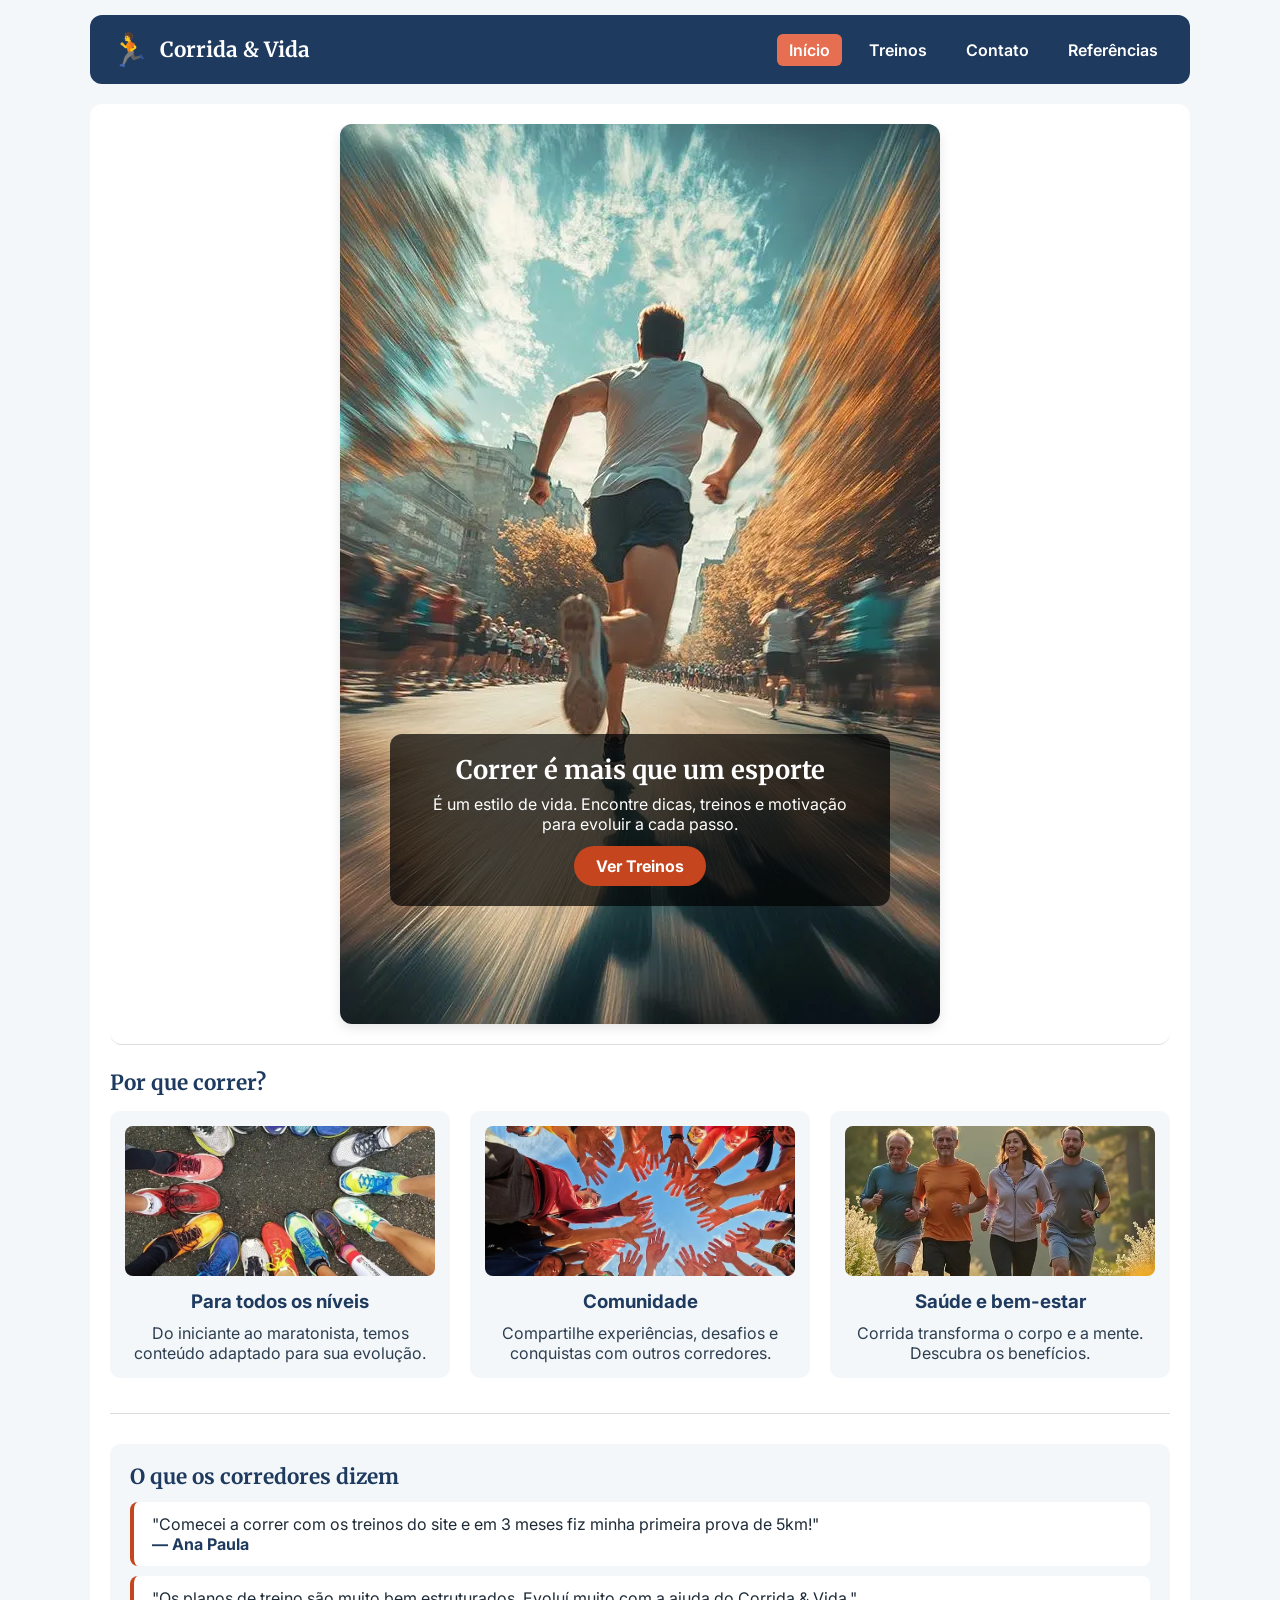
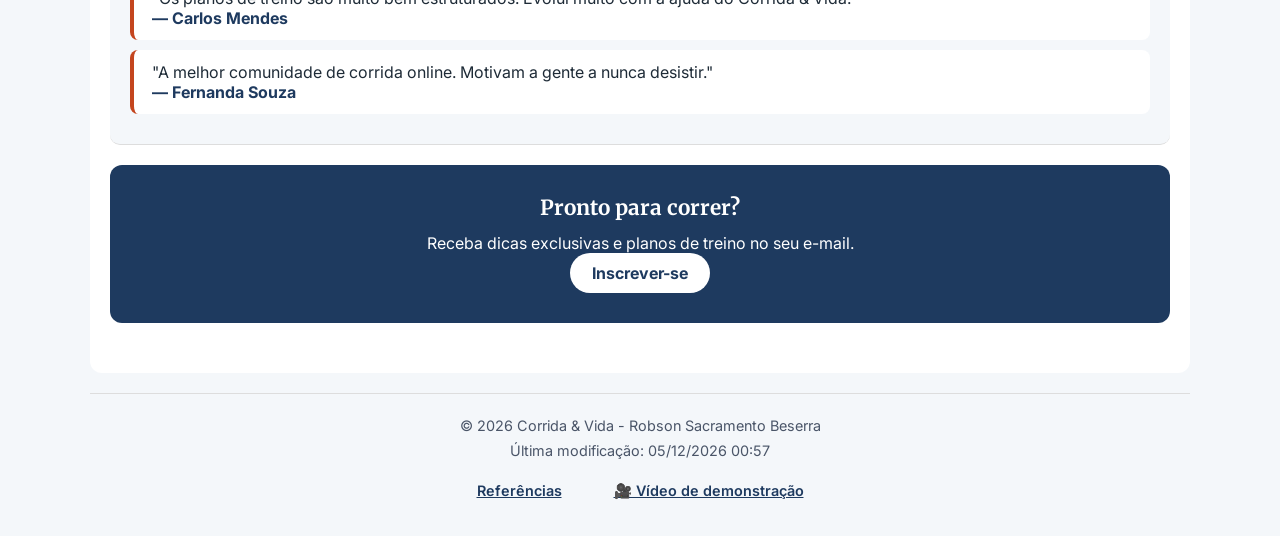
<file: final/index.html>
<!DOCTYPE html>
<html lang="pt-BR">
<head>
    <meta charset="UTF-8">
    <meta name="viewport" content="width=device-width, initial-scale=1.0">
    <title>Corrida & Vida - Página Inicial</title>
    <meta name="description" content="Corrida & Vida - Dicas, treinos e inspiração para corredores de rua de todos os níveis.">
    <meta name="author" content="Robson Sacramento Beserra">

    <!-- Open Graph / Redes Sociais -->
    <meta property="og:type" content="website">
    <meta property="og:site_name" content="Corrida & Vida">
    <meta property="og:title" content="Corrida & Vida - Início">
    <meta property="og:description" content="Correr é mais que um esporte. Encontre dicas, treinos e motivação para evoluir a cada passo.">
    <meta property="og:url" content="https://robsonsacrament.github.io/wdd231/final/index.html">
    <meta property="og:image" content="https://robsonsacrament.github.io/wdd231/final/imagens/hero.webp">
    <meta property="og:image:alt" content="Corredor de rua ao pôr do sol">
    <meta property="og:locale" content="pt_BR">

    <!-- Twitter Card -->
    <meta name="twitter:card" content="summary_large_image">
    <meta name="twitter:title" content="Corrida & Vida - Início">
    <meta name="twitter:description" content="Correr é mais que um esporte. Encontre dicas, treinos e motivação.">
    <meta name="twitter:image" content="https://robsonsacrament.github.io/wdd231/final/imagens/hero.webp">

    <!-- Favicon -->
    <link rel="apple-touch-icon" sizes="180x180" href="apple-touch-icon.png">
    <link rel="icon" type="image/png" sizes="32x32" href="favicon-32x32.png">
    <link rel="icon" type="image/png" sizes="16x16" href="favicon-16x16.png">
    <link rel="manifest" href="site.webmanifest">
    <link rel="icon" href="favicon.ico" type="image/x-icon">

    <link rel="preconnect" href="https://fonts.googleapis.com">
    <link rel="preconnect" href="https://fonts.gstatic.com" crossorigin>
    <link href="https://fonts.googleapis.com/css2?family=Inter:wght@400;600;700&family=Merriweather:wght@400;700&display=swap" rel="stylesheet">

    <link rel="stylesheet" href="estilos/style.css">
    <script type="module" src="scripts/main.js"></script>
</head>
<body>

    <header>
        <div class="logo">
            <span aria-hidden="true">🏃</span>
            <p class="logo-nome">Corrida & Vida</p>
        </div>
        <nav aria-label="Navegação principal">
            <a href="index.html" class="active">Início</a>
            <a href="treinos.html">Treinos</a>
            <a href="contato.html">Contato</a>
            <a href="referencias.html">Referências</a>
        </nav>
        <button id="menu-hamburger" aria-expanded="false" aria-label="Abrir menu">☰</button>
    </header>

    <main>
        <!-- Hero -->
        <section class="hero">
            <img src="imagens/hero.webp" alt="Corredor de rua ao pôr do sol"
                 width="600" height="900" fetchpriority="high">
            <div class="hero-content">
                <h1>Correr é mais que um esporte</h1>
                <p>É um estilo de vida. Encontre dicas, treinos e motivação para evoluir a cada passo.</p>
                <a href="treinos.html" class="btn">Ver Treinos</a>
            </div>
        </section>

        <!-- Cards -->
        <section class="cards">
            <h2>Por que correr?</h2>
            <div class="card-grid">
                <div class="card">
                    <img src="imagens/corrida1.webp" alt="Corredor em ação"
                         width="400" height="533" loading="lazy">
                    <h3>Para todos os níveis</h3>
                    <p>Do iniciante ao maratonista, temos conteúdo adaptado para sua evolução.</p>
                </div>
                <div class="card">
                    <img src="imagens/corrida2.webp" alt="Grupo de corrida"
                         width="400" height="500" loading="lazy">
                    <h3>Comunidade</h3>
                    <p>Compartilhe experiências, desafios e conquistas com outros corredores.</p>
                </div>
                <div class="card">
                    <img src="imagens/corrida3.webp" alt="Corredor feliz após treino"
                         width="400" height="500" loading="lazy">
                    <h3>Saúde e bem-estar</h3>
                    <p>Corrida transforma o corpo e a mente. Descubra os benefícios.</p>
                </div>
            </div>
        </section>

        <!-- Depoimentos -->
        <section class="depoimentos">
            <h2>O que os corredores dizem</h2>
            <div id="depoimentos"></div>
        </section>

        <!-- CTA -->
        <section class="cta">
            <h2>Pronto para correr?</h2>
            <p>Receba dicas exclusivas e planos de treino no seu e-mail.</p>
            <a href="contato.html" class="btn">Inscrever-se</a>
        </section>
    </main>

    <footer>
        <p>&copy; <span id="ano"></span> Corrida & Vida - Robson Sacramento Beserra</p>
        <p id="modificacao"></p>
        <p class="footer-links">
            <a href="referencias.html">Referências</a>
            <a href="https://www.youtube.com/@SEU_CANAL" target="_blank" rel="noopener">
                🎥 Vídeo de demonstração
            </a>
        </p>
    </footer>

</body>
</html>
</file>
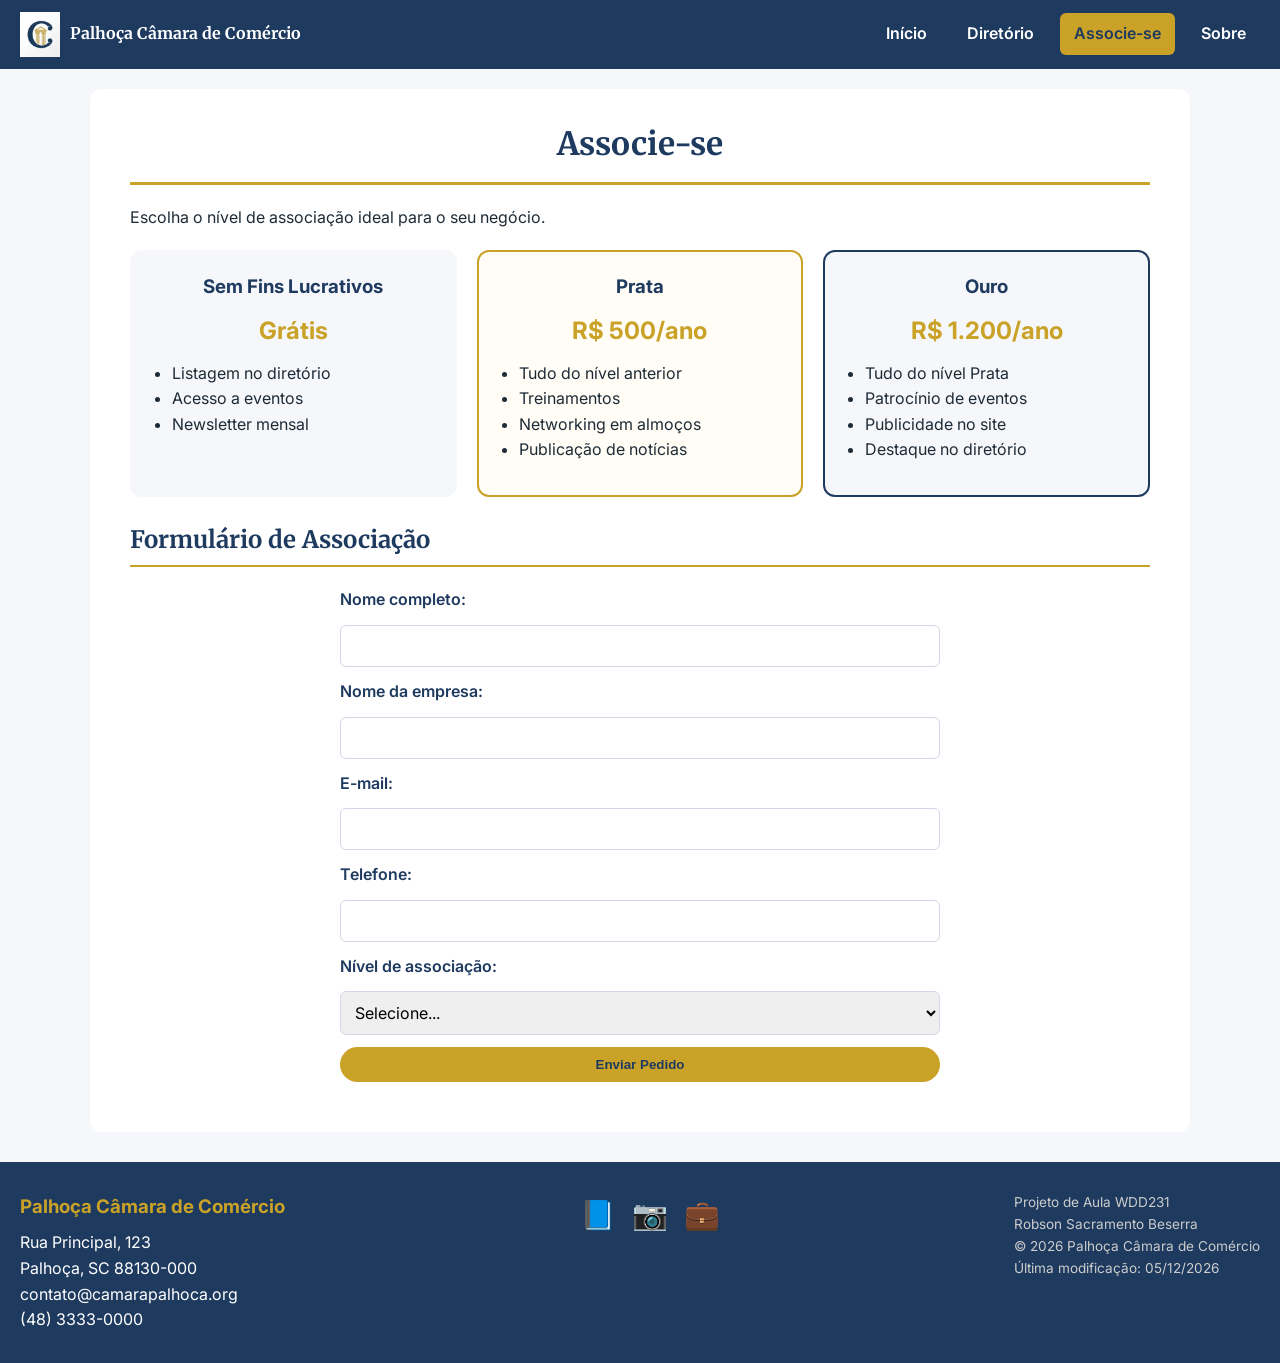
<file: camara/associe-se.html>
<!DOCTYPE html>
<html lang="pt-BR">

<head>
    <meta charset="UTF-8">
    <meta name="viewport" content="width=device-width, initial-scale=1.0">
    <title>Câmara de Comércio de Palhoça | Diretório</title>
    <meta name="description" content="Diretório de empresas associadas à Câmara de Comércio de Palhoça. Encontre comerciantes locais e fortaleça a economia da região.">
    <meta name="author" content="Robson Sacramento Beserra">

    <!-- Favicon -->
    <link rel="icon" href="imagens/favicon.ico" type="image/x-icon">

    <!-- Open Graph (para redes sociais) -->
    <meta property="og:title" content="Câmara de Comércio de Palhoça | Associe-se">
    <meta property="og:description" content="Associe-se à Câmara de Comércio de Palhoça e fortaleça seu negócio. Escolha entre os planos Sem Fins Lucrativos, Prata e Ouro.">
    <meta property="og:image" content="https://robsonsacrament.github.io/wdd231/camara/imagens/hero.webp">
    <meta property="og:url" content="https://robsonsacrament.github.io/wdd231/camara/associe-se.html">
    <meta property="og:type" content="website">

    <!-- Google Fonts -->
    <link rel="preconnect" href="https://fonts.googleapis.com">
    <link rel="preconnect" href="https://fonts.gstatic.com" crossorigin>
    <link href="https://fonts.googleapis.com/css2?family=Inter:wght@400;600;700&family=Merriweather:wght@400;700&display=swap" rel="stylesheet">

    <link rel="stylesheet" href="estilos/base.css">
    <link rel="stylesheet" href="estilos/grande.css">

    <script src="scripts/principal.js" defer></script>
    <script src="scripts/diretorio.js" defer></script>
</head>

<body>
    <header>
        <div class="logo">
            <img src="imagens/logo.png" alt="Logo da Câmara de Comércio de Palhoça">
            <span>Palhoça Câmara de Comércio</span>
        </div>
        <button id="menu-hamburger" aria-label="Abrir menu">☰</button>
        <nav id="nav-menu">
            <a href="index.html">Início</a>
            <a href="diretorio.html">Diretório</a>
            <a href="associe-se.html" class="active">Associe-se</a>
            <a href="sobre.html">Sobre</a>
        </nav>
    </header>

    <main>
        <h1>Associe-se</h1>
        <p>Escolha o nível de associação ideal para o seu negócio.</p>

        <div class="grid-3 niveis">
            <section class="nivel">
                <h3>Sem Fins Lucrativos</h3>
                <p class="preco">Grátis</p>
                <ul>
                    <li>Listagem no diretório</li>
                    <li>Acesso a eventos</li>
                    <li>Newsletter mensal</li>
                </ul>
            </section>
            <section class="nivel destaque">
                <h3>Prata</h3>
                <p class="preco">R$ 500/ano</p>
                <ul>
                    <li>Tudo do nível anterior</li>
                    <li>Treinamentos</li>
                    <li>Networking em almoços</li>
                    <li>Publicação de notícias</li>
                </ul>
            </section>
            <section class="nivel ouro">
                <h3>Ouro</h3>
                <p class="preco">R$ 1.200/ano</p>
                <ul>
                    <li>Tudo do nível Prata</li>
                    <li>Patrocínio de eventos</li>
                    <li>Publicidade no site</li>
                    <li>Destaque no diretório</li>
                </ul>
            </section>
        </div>

        <h2>Formulário de Associação</h2>
        <form id="form-associacao">
            <label for="nome">Nome completo:</label>
            <input type="text" id="nome" name="nome" required>

            <label for="empresa">Nome da empresa:</label>
            <input type="text" id="empresa" name="empresa" required>

            <label for="email">E-mail:</label>
            <input type="email" id="email" name="email" required>

            <label for="telefone">Telefone:</label>
            <input type="tel" id="telefone" name="telefone" required>

            <label for="nivel">Nível de associação:</label>
            <select id="nivel" name="nivel" required>
                <option value="">Selecione...</option>
                <option value="sem-fins">Sem Fins Lucrativos</option>
                <option value="prata">Prata</option>
                <option value="ouro">Ouro</option>
            </select>

            <button type="submit" class="btn">Enviar Pedido</button>
        </form>

        <div id="mensagem-sucesso" style="display:none;">
            <h3>✅ Pedido enviado com sucesso!</h3>
            <p>Obrigado, <span id="nome-usuario"></span>. Entraremos em contato em breve.</p>
        </div>
    </main>

    <footer>
        <div class="footer-info">
            <h3>Palhoça Câmara de Comércio</h3>
            <p>Rua Principal, 123</p>
            <p>Palhoça, SC 88130-000</p>
            <p>contato@camarapalhoca.org</p>
            <p>(48) 3333-0000</p>
        </div>
        <div class="footer-redes">
            <a href="https://facebook.com" target="_blank" aria-label="Facebook">📘</a>
            <a href="https://instagram.com" target="_blank" aria-label="Instagram">📷</a>
            <a href="https://linkedin.com" target="_blank" aria-label="LinkedIn">💼</a>
        </div>
        <div class="footer-copy">
            <p>Projeto de Aula WDD231</p>
            <p>Robson Sacramento Beserra</p>
            <p>&copy; <span id="anoatual"></span> Palhoça Câmara de Comércio</p>
            <p id="ultimaModificacao"></p>
        </div>
    </footer>
</body>

</html>
</file>
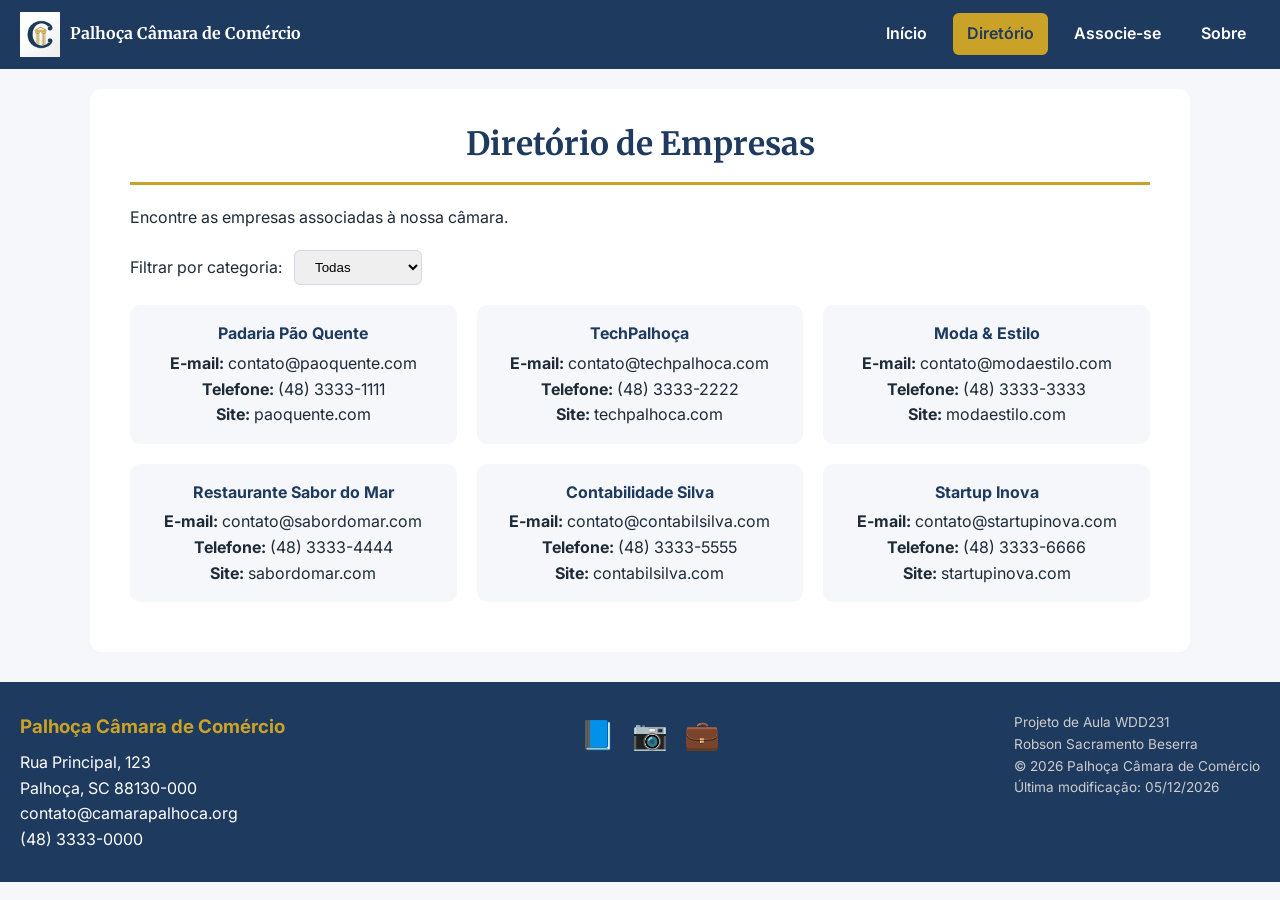
<file: camara/diretorio.html>
<!DOCTYPE html>
<html lang="pt-BR">

<head>
    <meta charset="UTF-8">
    <meta name="viewport" content="width=device-width, initial-scale=1.0">
    <title>Câmara de Comércio de Palhoça | Diretório</title>
    <meta name="description" content="Diretório de empresas associadas à Câmara de Comércio de Palhoça. Encontre comerciantes locais e fortaleça a economia da região.">
    <meta name="author" content="Robson Sacramento Beserra">

    <!-- Favicon -->
    <link rel="icon" href="imagens/favicon.ico" type="image/x-icon">

    <!-- Open Graph (para redes sociais) -->
    <meta property="og:title" content="Câmara de Comércio de Palhoça | Diretório">
    <meta property="og:description" content="Encontre as empresas associadas à Câmara de Comércio de Palhoça. Filtrar por categoria e descobrir comerciantes locais.">
    <meta property="og:image" content="https://robsonsacrament.github.io/wdd231/camara/imagens/hero.webp">
    <meta property="og:url" content="https://robsonsacrament.github.io/wdd231/camara/diretorio.html">
    <meta property="og:type" content="website">

    <!-- Google Fonts -->
    <link rel="preconnect" href="https://fonts.googleapis.com">
    <link rel="preconnect" href="https://fonts.gstatic.com" crossorigin>
    <link href="https://fonts.googleapis.com/css2?family=Inter:wght@400;600;700&family=Merriweather:wght@400;700&display=swap" rel="stylesheet">

    <link rel="stylesheet" href="estilos/base.css">
    <link rel="stylesheet" href="estilos/grande.css">

    <script src="scripts/principal.js" defer></script>
    <script src="scripts/diretorio.js" defer></script>
</head>

<body>
    <header>
        <div class="logo">
            <img src="imagens/logo.png" alt="Logo da Câmara de Comércio de Palhoça">
            <span>Palhoça Câmara de Comércio</span>
        </div>
        <button id="menu-hamburger" aria-label="Abrir menu">☰</button>
        <nav id="nav-menu">
            <a href="index.html">Início</a>
            <a href="diretorio.html" class="active">Diretório</a>
            <a href="associe-se.html">Associe-se</a>
            <a href="sobre.html">Sobre</a>
        </nav>
    </header>

    <main>
        <h1>Diretório de Empresas</h1>
        <p>Encontre as empresas associadas à nossa câmara.</p>

        <div class="filtro">
            <label for="categoria">Filtrar por categoria:</label>
            <select id="categoria">
                <option value="todas">Todas</option>
                <option value="alimentacao">Alimentação</option>
                <option value="tecnologia">Tecnologia</option>
                <option value="moda">Moda</option>
                <option value="servicos">Serviços</option>
            </select>
        </div>

        <div id="diretorio" class="grid-3"></div>
    </main>

    <footer>
        <div class="footer-info">
            <h3>Palhoça Câmara de Comércio</h3>
            <p>Rua Principal, 123</p>
            <p>Palhoça, SC 88130-000</p>
            <p>contato@camarapalhoca.org</p>
            <p>(48) 3333-0000</p>
        </div>
        <div class="footer-redes">
            <a href="https://facebook.com" target="_blank" aria-label="Facebook">📘</a>
            <a href="https://instagram.com" target="_blank" aria-label="Instagram">📷</a>
            <a href="https://linkedin.com" target="_blank" aria-label="LinkedIn">💼</a>
        </div>
        <div class="footer-copy">
            <p>Projeto de Aula WDD231</p>
            <p>Robson Sacramento Beserra</p>
            <p>&copy; <span id="anoatual"></span> Palhoça Câmara de Comércio</p>
            <p id="ultimaModificacao"></p>
        </div>
    </footer>
</body>

</html>
</file>
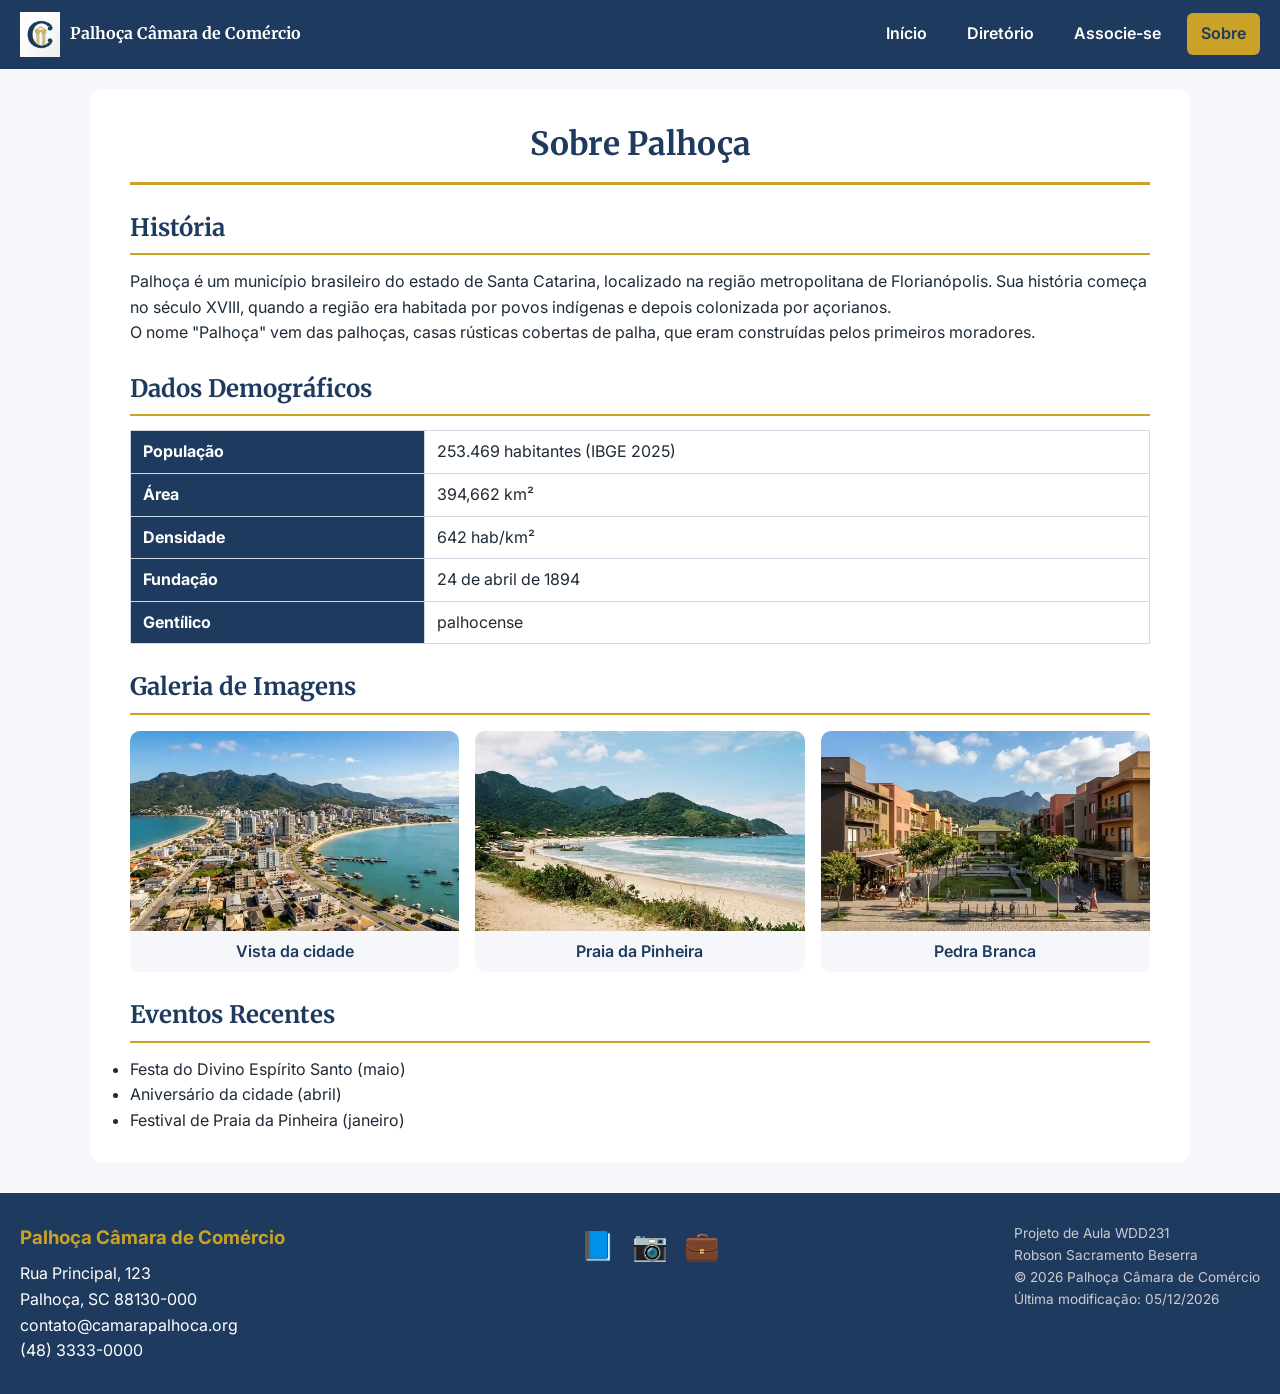
<file: camara/sobre.html>
<!DOCTYPE html>
<html lang="pt-BR">

<head>
    <meta charset="UTF-8">
    <meta name="viewport" content="width=device-width, initial-scale=1.0">
    <title>Câmara de Comércio de Palhoça | Diretório</title>
    <meta name="description" content="Diretório de empresas associadas à Câmara de Comércio de Palhoça. Encontre comerciantes locais e fortaleça a economia da região.">
    <meta name="author" content="Robson Sacramento Beserra">

    <!-- Favicon -->
    <link rel="icon" href="imagens/favicon.ico" type="image/x-icon">

    <!-- Open Graph (para redes sociais) -->
    <meta property="og:title" content="Câmara de Comércio de Palhoça | Sobre">
    <meta property="og:description" content="Conheça a história de Palhoça, seus dados demográficos e os principais eventos da cidade. Saiba mais sobre a nossa região.">
    <meta property="og:image" content="https://robsonsacrament.github.io/wdd231/camara/imagens/palhoca1.webp">
    <meta property="og:url" content="https://robsonsacrament.github.io/wdd231/camara/sobre.html">
    <meta property="og:type" content="website">

    <!-- Google Fonts -->
    <link rel="preconnect" href="https://fonts.googleapis.com">
    <link rel="preconnect" href="https://fonts.gstatic.com" crossorigin>
    <link href="https://fonts.googleapis.com/css2?family=Inter:wght@400;600;700&family=Merriweather:wght@400;700&display=swap" rel="stylesheet">

    <link rel="stylesheet" href="estilos/base.css">
    <link rel="stylesheet" href="estilos/grande.css">

    <script src="scripts/principal.js" defer></script>
    <script src="scripts/diretorio.js" defer></script>
</head>

<body>
    <header>
        <div class="logo">
            <img src="imagens/logo.png" alt="Logo da Câmara de Comércio de Palhoça">
            <span>Palhoça Câmara de Comércio</span>
        </div>
        <button id="menu-hamburger" aria-label="Abrir menu">☰</button>
        <nav id="nav-menu">
            <a href="index.html">Início</a>
            <a href="diretorio.html">Diretório</a>
            <a href="associe-se.html">Associe-se</a>
            <a href="sobre.html" class="active">Sobre</a>
        </nav>
    </header>

    <main>
        <h1>Sobre Palhoça</h1>

        <section>
            <h2>História</h2>
            <p>Palhoça é um município brasileiro do estado de Santa Catarina, localizado na região metropolitana de Florianópolis. Sua história começa no século XVIII, quando a região era habitada por povos indígenas e depois colonizada por açorianos.</p>
            <p>O nome "Palhoça" vem das palhoças, casas rústicas cobertas de palha, que eram construídas pelos primeiros moradores.</p>
        </section>

        <section>
            <h2>Dados Demográficos</h2>
            <table class="tabela-dados">
                <tr><th>População</th><td>253.469 habitantes (IBGE 2025)</td></tr>
                <tr><th>Área</th><td>394,662 km²</td></tr>
                <tr><th>Densidade</th><td>642 hab/km²</td></tr>
                <tr><th>Fundação</th><td>24 de abril de 1894</td></tr>
                <tr><th>Gentílico</th><td>palhocense</td></tr>
            </table>
        </section>

        <section>
            <h2>Galeria de Imagens</h2>
            <div class="galeria">
                <figure>
                    <img src="imagens/palhoca1.webp" alt="Vista da cidade" loading="lazy">
                    <figcaption>Vista da cidade</figcaption>
                </figure>
                <figure>
                    <img src="imagens/palhoca2.webp" alt="Praia da Pinheira" loading="lazy">
                    <figcaption>Praia da Pinheira</figcaption>
                </figure>
                <figure>
                    <img src="imagens/palhoca3.webp" alt="Pedra Branca" loading="lazy">
                    <figcaption>Pedra Branca</figcaption>
                </figure>
            </div>
        </section>

        <section>
            <h2>Eventos Recentes</h2>
            <ul>
                <li>Festa do Divino Espírito Santo (maio)</li>
                <li>Aniversário da cidade (abril)</li>
                <li>Festival de Praia da Pinheira (janeiro)</li>
            </ul>
        </section>
    </main>

    <footer>
        <div class="footer-info">
            <h3>Palhoça Câmara de Comércio</h3>
            <p>Rua Principal, 123</p>
            <p>Palhoça, SC 88130-000</p>
            <p>contato@camarapalhoca.org</p>
            <p>(48) 3333-0000</p>
        </div>
        <div class="footer-redes">
            <a href="https://facebook.com" target="_blank" aria-label="Facebook">📘</a>
            <a href="https://instagram.com" target="_blank" aria-label="Instagram">📷</a>
            <a href="https://linkedin.com" target="_blank" aria-label="LinkedIn">💼</a>
        </div>
        <div class="footer-copy">
            <p>Projeto de Aula WDD231</p>
            <p>Robson Sacramento Beserra</p>
            <p>&copy; <span id="anoatual"></span> Palhoça Câmara de Comércio</p>
            <p id="ultimaModificacao"></p>
        </div>
    </footer>
</body>

</html>
</file>
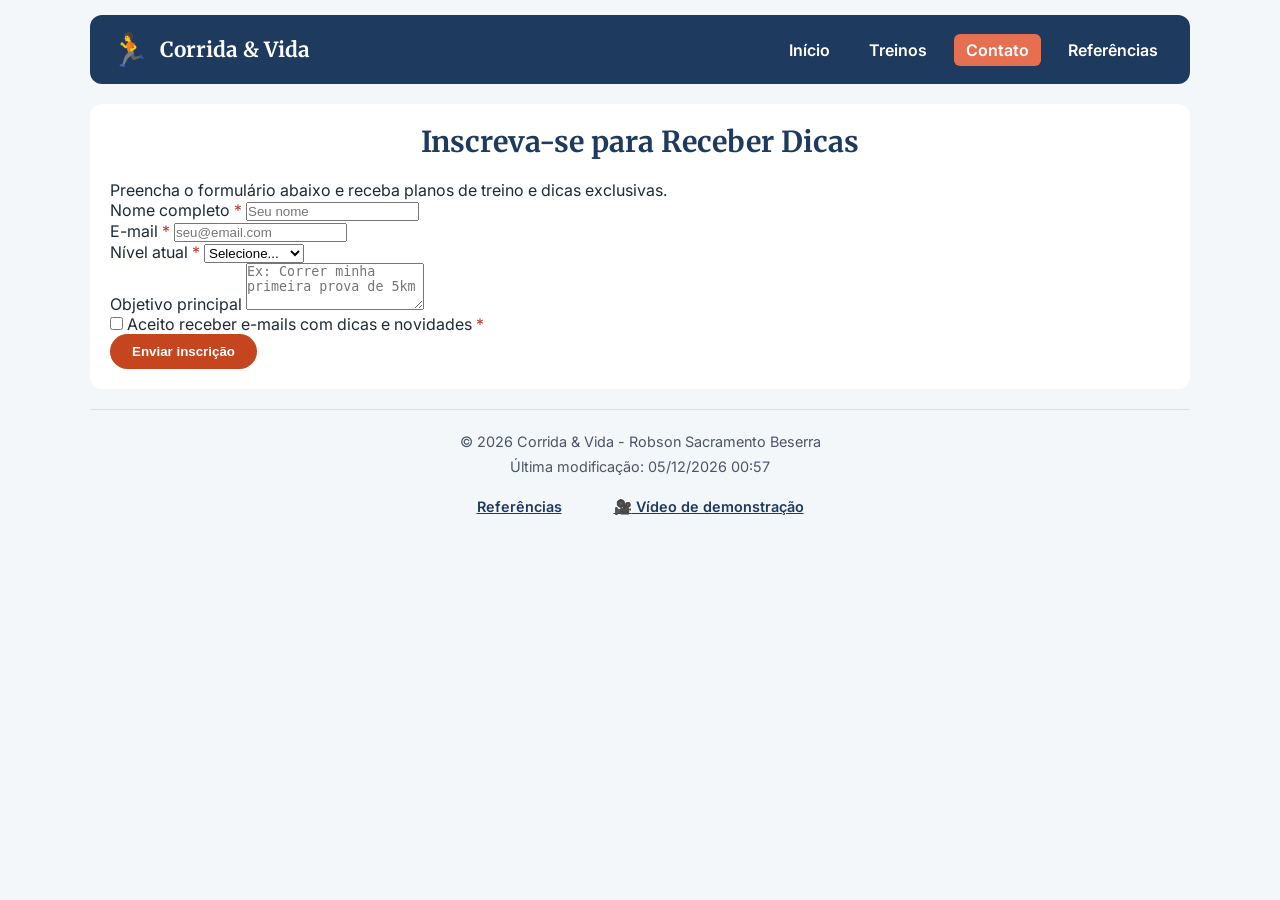
<file: final/contato.html>
<!DOCTYPE html>
<html lang="pt-BR">
<head>
    <meta charset="UTF-8">
    <meta name="viewport" content="width=device-width, initial-scale=1.0">
    <title>Corrida & Vida - Contato</title>
    <meta name="description" content="Inscreva-se para receber dicas e planos de treino de corrida.">
    <meta name="author" content="Robson Sacramento Beserra">

    <!-- Open Graph / Redes Sociais -->
    <meta property="og:type" content="website">
    <meta property="og:site_name" content="Corrida & Vida">
    <meta property="og:title" content="Corrida & Vida - Contato">
    <meta property="og:description" content="Inscreva-se para receber dicas exclusivas e planos de treino no seu e-mail.">
    <meta property="og:url" content="https://robsonsacrament.github.io/wdd231/final/contato.html">
    <meta property="og:image" content="https://robsonsacrament.github.io/wdd231/final/imagens/hero.webp">
    <meta property="og:image:alt" content="Contato Corrida & Vida">
    <meta property="og:locale" content="pt_BR">

    <!-- Twitter Card -->
    <meta name="twitter:card" content="summary_large_image">
    <meta name="twitter:title" content="Corrida & Vida - Contato">
    <meta name="twitter:description" content="Inscreva-se para receber dicas exclusivas.">
    <meta name="twitter:image" content="https://robsonsacrament.github.io/wdd231/final/imagens/hero.webp">

    <!-- Favicon -->
    <link rel="apple-touch-icon" sizes="180x180" href="apple-touch-icon.png">
    <link rel="icon" type="image/png" sizes="32x32" href="favicon-32x32.png">
    <link rel="icon" type="image/png" sizes="16x16" href="favicon-16x16.png">
    <link rel="manifest" href="site.webmanifest">
    <link rel="icon" href="favicon.ico" type="image/x-icon">

    <link rel="preconnect" href="https://fonts.googleapis.com">
    <link rel="preconnect" href="https://fonts.gstatic.com" crossorigin>
    <link href="https://fonts.googleapis.com/css2?family=Inter:wght@400;600;700&family=Merriweather:wght@400;700&display=swap" rel="stylesheet">

    <link rel="stylesheet" href="estilos/style.css">
    <script type="module" src="scripts/main.js"></script>
</head>
<body>

    <header>
        <div class="logo">
            <span aria-hidden="true">🏃</span>
            <p class="logo-nome">Corrida & Vida</p>
        </div>
        <nav id="menu-principal" aria-label="Navegação principal">
            <a href="index.html">Início</a>
            <a href="treinos.html">Treinos</a>
            <a href="contato.html" class="active">Contato</a>
            <a href="referencias.html">Referências</a>
        </nav>
        <button id="menu-hamburger" aria-expanded="false" aria-controls="menu-principal" aria-label="Abrir menu">☰</button>
    </header>

    <main>
        <h1>Inscreva-se para Receber Dicas</h1>
        <p>Preencha o formulário abaixo e receba planos de treino e dicas exclusivas.</p>

        <form id="form-contato" action="formulario-acao.html" method="get">
            <div>
                <label for="nome">Nome completo <span class="required">*</span></label>
                <input type="text" id="nome" name="nome" placeholder="Seu nome" required>
            </div>

            <div>
                <label for="email">E-mail <span class="required">*</span></label>
                <input type="email" id="email" name="email" placeholder="seu@email.com" required>
            </div>

            <div>
                <label for="nivel">Nível atual <span class="required">*</span></label>
                <select id="nivel" name="nivel" required>
                    <option value="" disabled selected>Selecione...</option>
                    <option value="iniciante">Iniciante</option>
                    <option value="intermediario">Intermediário</option>
                    <option value="avancado">Avançado</option>
                </select>
            </div>

            <div>
                <label for="objetivo">Objetivo principal</label>
                <textarea id="objetivo" name="objetivo" rows="3" placeholder="Ex: Correr minha primeira prova de 5km"></textarea>
            </div>

            <div>
                <input type="checkbox" id="termos" name="termos" required>
                <label for="termos">Aceito receber e-mails com dicas e novidades <span class="required">*</span></label>
            </div>

            <button type="submit" class="btn">Enviar inscrição</button>
        </form>

        <div id="mensagem-sucesso" hidden>
            <h2>✅ Inscrição realizada com sucesso!</h2>
            <p>Obrigado, <span id="nome-usuario"></span>! Você receberá novidades em breve.</p>
        </div>
    </main>

    <footer>
        <p>&copy; <span id="ano"></span> Corrida & Vida - Robson Sacramento Beserra</p>
        <p id="modificacao"></p>
        <p class="footer-links">
            <a href="referencias.html">Referências</a>
            <a href="https://www.youtube.com/@SEU_CANAL" target="_blank" rel="noopener">
                <span aria-hidden="true">🎥</span> Vídeo de demonstração
            </a>
        </p>
    </footer>

</body>
</html>
</file>
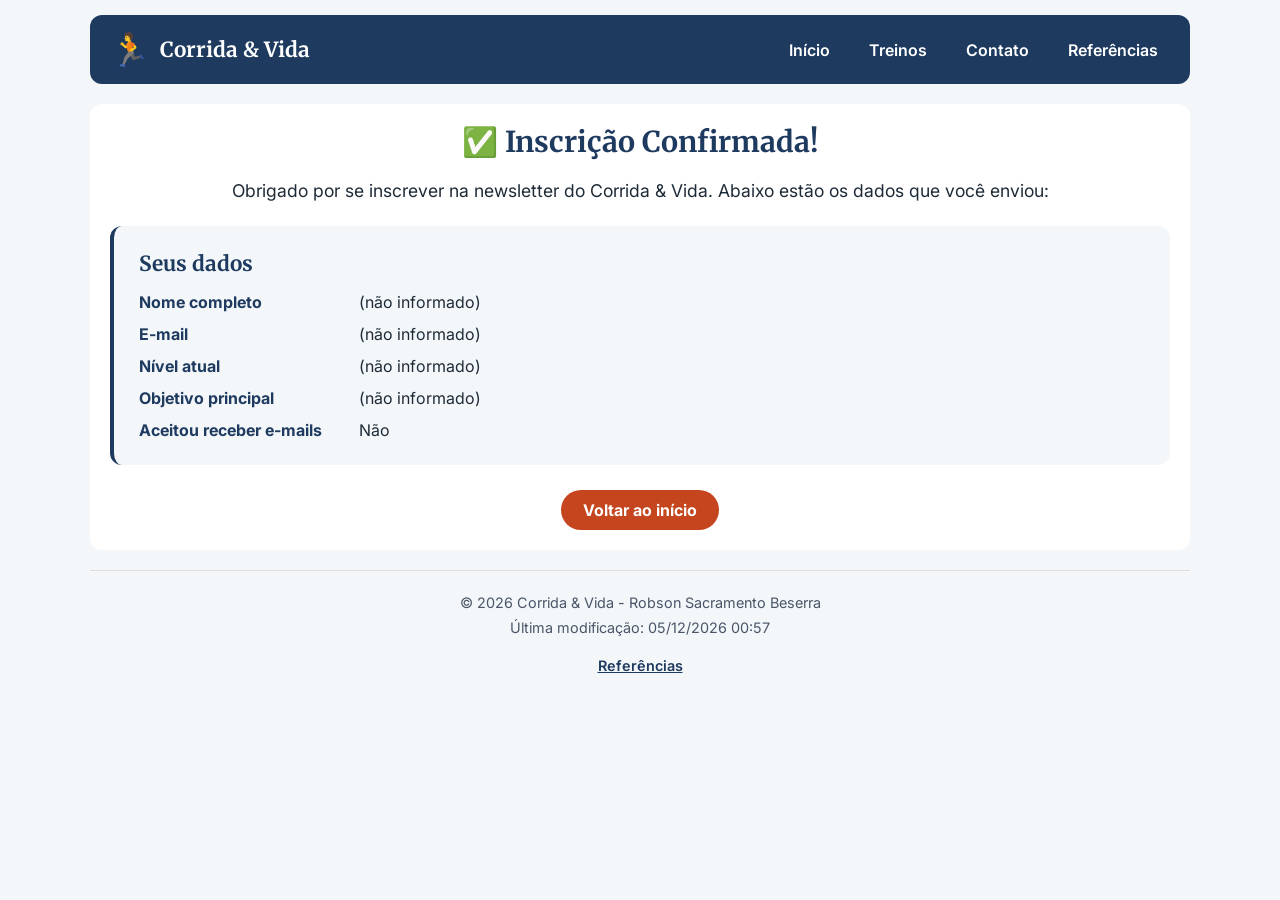
<file: final/formulario-acao.html>
<!DOCTYPE html>
<html lang="pt-BR">
<head>
    <meta charset="UTF-8">
    <meta name="viewport" content="width=device-width, initial-scale=1.0">
    <title>Corrida & Vida - Inscrição Confirmada</title>
    <meta name="description" content="Confirmação de inscrição na newsletter Corrida & Vida. Veja seus dados.">
    <meta name="author" content="Robson Sacramento Beserra">

    <!-- Open Graph / Redes Sociais -->
    <meta property="og:type" content="website">
    <meta property="og:site_name" content="Corrida & Vida">
    <meta property="og:title" content="Corrida & Vida - Inscrição Confirmada">
    <meta property="og:description" content="Obrigado por se inscrever na newsletter do Corrida & Vida.">
    <meta property="og:url" content="https://robsonsacrament.github.io/wdd231/final/formulario-acao.html">
    <meta property="og:image" content="https://robsonsacrament.github.io/wdd231/final/imagens/hero.webp">
    <meta property="og:image:alt" content="Inscrição confirmada - Corrida & Vida">
    <meta property="og:locale" content="pt_BR">

    <!-- Twitter Card -->
    <meta name="twitter:card" content="summary_large_image">
    <meta name="twitter:title" content="Corrida & Vida - Inscrição Confirmada">
    <meta name="twitter:description" content="Obrigado por se inscrever na newsletter do Corrida & Vida.">
    <meta name="twitter:image" content="https://robsonsacrament.github.io/wdd231/final/imagens/hero.webp">

    <!-- Favicon -->
    <link rel="apple-touch-icon" sizes="180x180" href="apple-touch-icon.png">
    <link rel="icon" type="image/png" sizes="32x32" href="favicon-32x32.png">
    <link rel="icon" type="image/png" sizes="16x16" href="favicon-16x16.png">
    <link rel="manifest" href="site.webmanifest">
    <link rel="icon" href="favicon.ico" type="image/x-icon">

    <link rel="preconnect" href="https://fonts.googleapis.com">
    <link rel="preconnect" href="https://fonts.gstatic.com" crossorigin>
    <link href="https://fonts.googleapis.com/css2?family=Inter:wght@400;600;700&family=Merriweather:wght@400;700&display=swap" rel="stylesheet">

    <link rel="stylesheet" href="estilos/style.css">
</head>
<body>

    <header>
        <div class="logo">
            <span>🏃</span>
            <p class="logo-nome">Corrida & Vida</p>
        </div>
        <nav>
            <a href="index.html">Início</a>
            <a href="treinos.html">Treinos</a>
            <a href="contato.html">Contato</a>
            <a href="referencias.html">Referências</a>
        </nav>
        <button id="menu-hamburger" aria-expanded="false" aria-label="Abrir menu">☰</button>
    </header>

    <main>
        <h1>✅ Inscrição Confirmada!</h1>
        <p class="sucesso-msg">Obrigado por se inscrever na newsletter do Corrida & Vida. Abaixo estão os dados que você enviou:</p>

        <section class="dados-recebidos" aria-labelledby="titulo-dados">
            <h2 id="titulo-dados">Seus dados</h2>
            <dl id="dados-form">
                <!-- Preenchido dinamicamente via JavaScript -->
            </dl>
        </section>

        <p class="voltar-container">
            <a href="index.html" class="btn">Voltar ao início</a>
        </p>
    </main>

    <footer>
        <p>&copy; <span id="ano"></span> Corrida & Vida - Robson Sacramento Beserra</p>
        <p id="modificacao"></p>
        <p><a href="referencias.html">Referências</a></p>
    </footer>

    <script>
        // ============================================
        // Lê os parâmetros da URL (form method="get")
        // e exibe os dados do formulário
        // ============================================
        const params = new URLSearchParams(window.location.search);

        // Mapeia os campos do formulário para labels amigáveis
        const campos = [
            { chave: 'nome',     label: 'Nome completo' },
            { chave: 'email',    label: 'E-mail' },
            { chave: 'nivel',    label: 'Nível atual' },
            { chave: 'objetivo', label: 'Objetivo principal' },
            { chave: 'termos',   label: 'Aceitou receber e-mails' }
        ];

        // Monta o <dl> com os dados recebidos (template literals)
        const dl = document.getElementById('dados-form');

        dl.innerHTML = campos.map(campo => {
            let valor = params.get(campo.chave);

            // Tratamento especial para campos vazios ou checkbox
            if (campo.chave === 'termos') {
                valor = valor ? 'Sim' : 'Não';
            } else if (!valor || valor.trim() === '') {
                valor = '(não informado)';
            }

            return `
                <dt>${campo.label}</dt>
                <dd>${valor}</dd>
            `;
        }).join('');

        // ============================================
        // Rodapé - Ano atual
        // ============================================
        document.getElementById('ano').textContent = new Date().getFullYear();

        // ============================================
        // Rodapé - Data de modificação
        // ============================================
        const d = new Date(document.lastModified);
        const pad = (n) => String(n).padStart(2, '0');

        document.getElementById('modificacao').textContent =
            `Última modificação: ${pad(d.getDate())}/${pad(d.getMonth() + 1)}/${d.getFullYear()} ${pad(d.getHours())}:${pad(d.getMinutes())}`;
    </script>

</body>
</html>
</file>
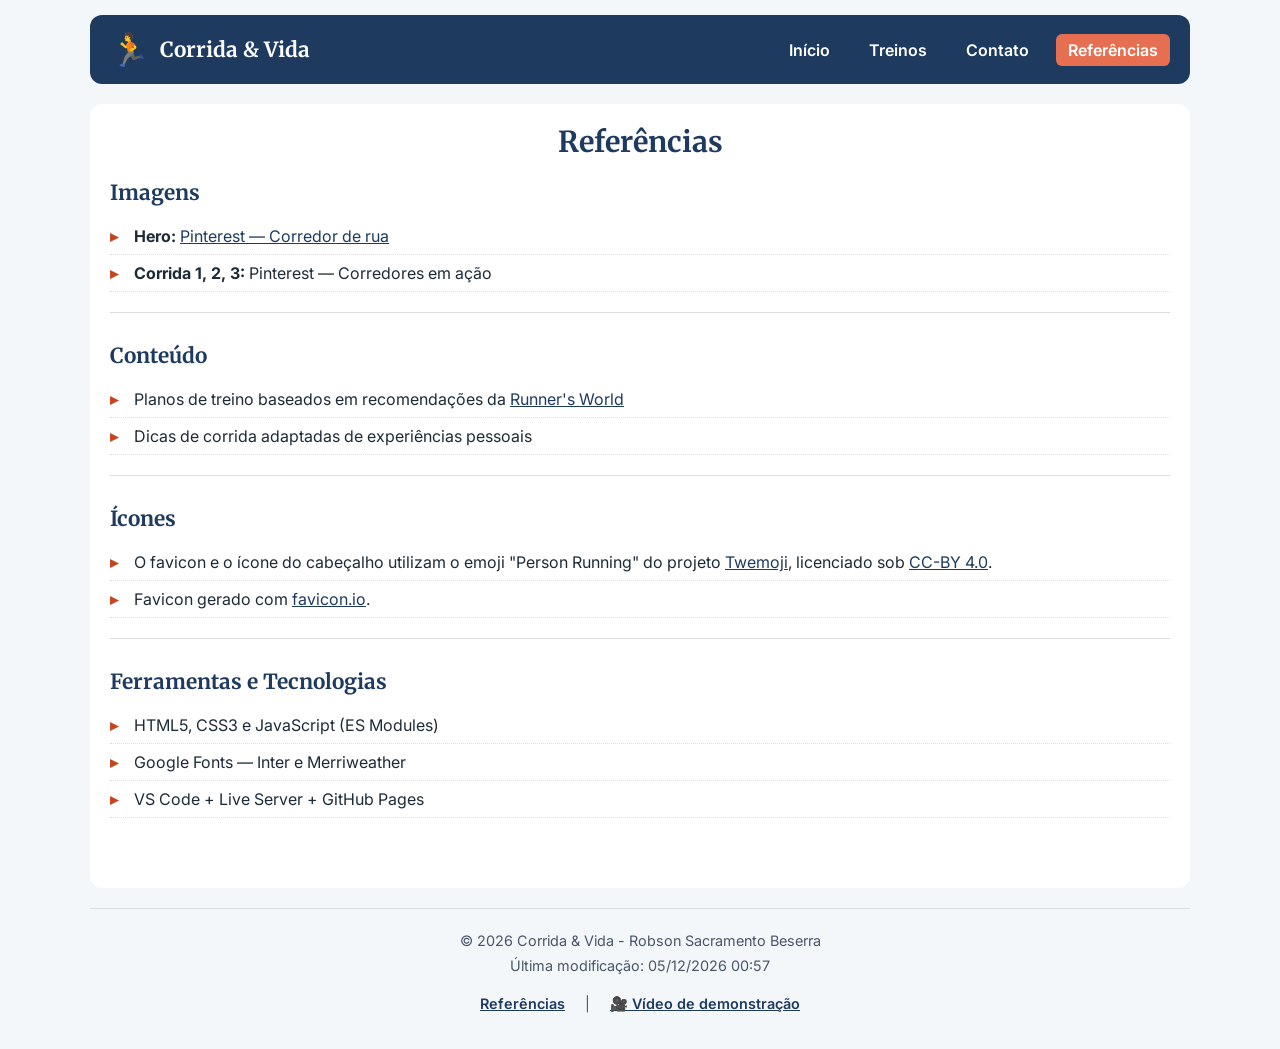
<file: final/referencias.html>
<!DOCTYPE html>
<html lang="pt-BR">
<head>
    <meta charset="UTF-8">
    <meta name="viewport" content="width=device-width, initial-scale=1.0">
    <title>Corrida & Vida - Referências</title>
    <meta name="description" content="Referências de imagens, conteúdos e atribuições usadas no site Corrida & Vida.">
    <meta name="author" content="Robson Sacramento Beserra">

    <!-- Open Graph / Redes Sociais -->
    <meta property="og:type" content="website">
    <meta property="og:site_name" content="Corrida & Vida">
    <meta property="og:title" content="Corrida & Vida - Referências">
    <meta property="og:description" content="Fontes, atribuições e créditos do site Corrida & Vida.">
    <meta property="og:url" content="https://robsonsacrament.github.io/wdd231/final/referencias.html">
    <meta property="og:image" content="https://robsonsacrament.github.io/wdd231/final/imagens/hero.webp">
    <meta property="og:image:alt" content="Referências - Corrida & Vida">
    <meta property="og:locale" content="pt_BR">

    <!-- Twitter Card -->
    <meta name="twitter:card" content="summary_large_image">
    <meta name="twitter:title" content="Corrida & Vida - Referências">
    <meta name="twitter:description" content="Fontes e atribuições do site.">
    <meta name="twitter:image" content="https://robsonsacrament.github.io/wdd231/final/imagens/hero.webp">

    <!-- Favicon -->
    <link rel="apple-touch-icon" sizes="180x180" href="apple-touch-icon.png">
    <link rel="icon" type="image/png" sizes="32x32" href="favicon-32x32.png">
    <link rel="icon" type="image/png" sizes="16x16" href="favicon-16x16.png">
    <link rel="manifest" href="site.webmanifest">
    <link rel="icon" href="favicon.ico" type="image/x-icon">

    <link rel="preconnect" href="https://fonts.googleapis.com">
    <link rel="preconnect" href="https://fonts.gstatic.com" crossorigin>
    <link href="https://fonts.googleapis.com/css2?family=Inter:wght@400;600;700&family=Merriweather:wght@400;700&display=swap" rel="stylesheet">

    <link rel="stylesheet" href="estilos/style.css">
    <script type="module" src="scripts/main.js"></script>
</head>
<body>

    <header>
        <div class="logo">
            <span>🏃</span>
            <p class="logo-nome">Corrida & Vida</p>
        </div>
        <nav>
            <a href="index.html">Início</a>
            <a href="treinos.html">Treinos</a>
            <a href="contato.html">Contato</a>
            <a href="referencias.html" class="active">Referências</a>
        </nav>
        <button id="menu-hamburger" aria-expanded="false" aria-label="Abrir menu">☰</button>
    </header>

    <main>
        <h1>Referências</h1>

        <section>
            <h2>Imagens</h2>
            <ul>
                <li>
                    <strong>Hero:</strong>
                    <a href="https://br.pinterest.com/pin/6333255724257008/" target="_blank" rel="noopener">
                        Pinterest — Corredor de rua
                    </a>
                </li>
                <li>
                    <strong>Corrida 1, 2, 3:</strong>
                    Pinterest — Corredores em ação
                </li>
            </ul>
        </section>

        <section>
            <h2>Conteúdo</h2>
            <ul>
                <li>
                    Planos de treino baseados em recomendações da
                    <a href="https://www.runnersworld.com" target="_blank" rel="noopener">Runner's World</a>
                </li>
                <li>Dicas de corrida adaptadas de experiências pessoais</li>
            </ul>
        </section>

        <section>
            <h2>Ícones</h2>
            <ul>
                <li>
                    O favicon e o ícone do cabeçalho utilizam o emoji "Person Running" do projeto
                    <a href="https://twemoji.twitter.com/" target="_blank" rel="noopener">Twemoji</a>,
                    licenciado sob
                    <a href="https://creativecommons.org/licenses/by/4.0/" target="_blank" rel="noopener">CC-BY 4.0</a>.
                </li>
                <li>
                    Favicon gerado com
                    <a href="https://favicon.io/emoji-favicons/" target="_blank" rel="noopener">favicon.io</a>.
                </li>
            </ul>
        </section>

        <section>
            <h2>Ferramentas e Tecnologias</h2>
            <ul>
                <li>HTML5, CSS3 e JavaScript (ES Modules)</li>
                <li>Google Fonts — Inter e Merriweather</li>
                <li>VS Code + Live Server + GitHub Pages</li>
            </ul>
        </section>
    </main>

    <footer>
        <p>&copy; <span id="ano"></span> Corrida & Vida - Robson Sacramento Beserra</p>
        <p id="modificacao"></p>
        <p>
            <a href="referencias.html">Referências</a> |
            <a href="https://www.youtube.com/@SEU_CANAL" target="_blank" rel="noopener">
                🎥 Vídeo de demonstração
            </a>
        </p>
    </footer>

</body>
</html>
</file>
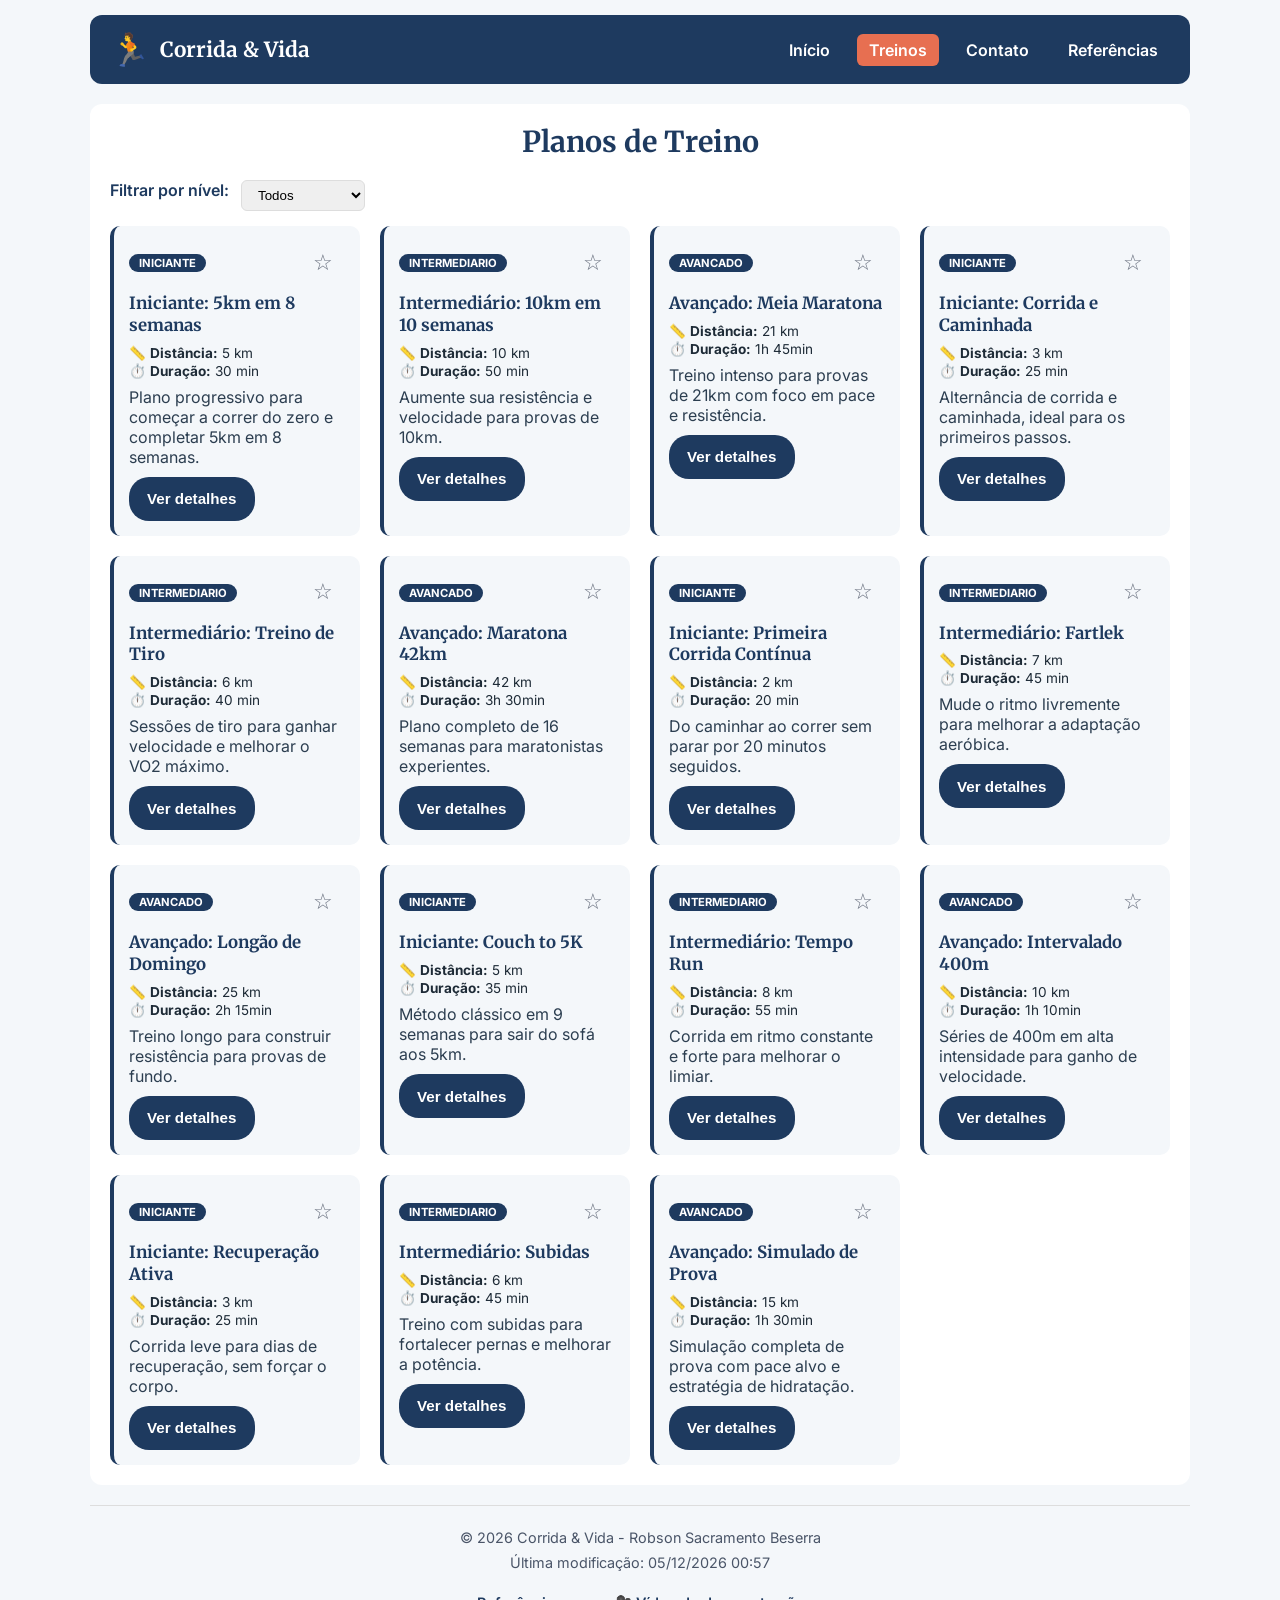
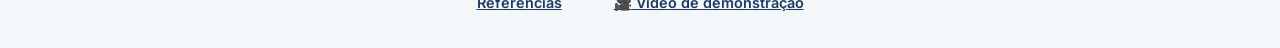
<file: final/treinos.html>
<!DOCTYPE html>
<html lang="pt-BR">
<head>
    <meta charset="UTF-8">
    <meta name="viewport" content="width=device-width, initial-scale=1.0">
    <title>Corrida & Vida - Treinos</title>
    <meta name="description" content="Planos de treino e dicas para corredores de rua de todos os níveis.">
    <meta name="author" content="Robson Sacramento Beserra">

    <!-- Open Graph / Redes Sociais -->
    <meta property="og:type" content="website">
    <meta property="og:site_name" content="Corrida & Vida">
    <meta property="og:title" content="Corrida & Vida - Treinos">
    <meta property="og:description" content="Planos de treino para todos os níveis: do iniciante ao maratonista.">
    <meta property="og:url" content="https://robsonsacrament.github.io/wdd231/final/treinos.html">
    <meta property="og:image" content="https://robsonsacrament.github.io/wdd231/final/imagens/hero.webp">
    <meta property="og:image:alt" content="Corredor em treino">
    <meta property="og:locale" content="pt_BR">

    <!-- Twitter Card -->
    <meta name="twitter:card" content="summary_large_image">
    <meta name="twitter:title" content="Corrida & Vida - Treinos">
    <meta name="twitter:description" content="Planos de treino para todos os níveis.">
    <meta name="twitter:image" content="https://robsonsacrament.github.io/wdd231/final/imagens/hero.webp">

    <!-- Favicon -->
    <link rel="apple-touch-icon" sizes="180x180" href="apple-touch-icon.png">
    <link rel="icon" type="image/png" sizes="32x32" href="favicon-32x32.png">
    <link rel="icon" type="image/png" sizes="16x16" href="favicon-16x16.png">
    <link rel="manifest" href="site.webmanifest">
    <link rel="icon" href="favicon.ico" type="image/x-icon">

    <!-- Google Fonts (carregamento assíncrono para melhorar Performance) -->
    <link rel="preconnect" href="https://fonts.googleapis.com">
    <link rel="preconnect" href="https://fonts.gstatic.com" crossorigin>
    <link rel="preload" as="style"
          href="https://fonts.googleapis.com/css2?family=Inter:wght@400;600;700&family=Merriweather:wght@400;700&display=swap">
    <link rel="stylesheet"
          href="https://fonts.googleapis.com/css2?family=Inter:wght@400;600;700&family=Merriweather:wght@400;700&display=swap"
          media="print" onload="this.media='all'">
    <noscript>
        <link rel="stylesheet"
              href="https://fonts.googleapis.com/css2?family=Inter:wght@400;600;700&family=Merriweather:wght@400;700&display=swap">
    </noscript>

    <link rel="stylesheet" href="estilos/style.css">
    <script type="module" src="scripts/main.js"></script>
</head>
<body>

    <header>
        <div class="logo">
            <span aria-hidden="true">🏃</span>
            <p class="logo-nome">Corrida & Vida</p>
        </div>
        <nav id="menu-principal" aria-label="Navegação principal">
            <a href="index.html">Início</a>
            <a href="treinos.html" class="active">Treinos</a>
            <a href="contato.html">Contato</a>
            <a href="referencias.html">Referências</a>
        </nav>
        <button id="menu-hamburger" aria-expanded="false" aria-controls="menu-principal" aria-label="Abrir menu">☰</button>
    </header>

    <main>
        <h1>Planos de Treino</h1>

        <div class="filtro">
            <label for="categoria">Filtrar por nível:</label>
            <select id="categoria" aria-label="Filtrar treinos por nível">
                <option value="todos">Todos</option>
                <option value="iniciante">Iniciante</option>
                <option value="intermediario">Intermediário</option>
                <option value="avancado">Avançado</option>
            </select>
        </div>

        <div class="treinos-grid" id="treinos-grid" aria-live="polite"></div>

        <!-- Modal de detalhes -->
        <dialog id="modal-treino" aria-labelledby="modal-titulo">
            <h2 id="modal-titulo">Detalhes do treino</h2>
            <div id="modal-corpo"></div>
            <button id="fechar-modal" class="btn" aria-label="Fechar detalhes do treino">Fechar</button>
        </dialog>
    </main>

    <footer>
        <p>&copy; <span id="ano"></span> Corrida & Vida - Robson Sacramento Beserra</p>
        <p id="modificacao"></p>
        <p class="footer-links">
            <a href="referencias.html">Referências</a>
            <a href="https://www.youtube.com/@SEU_CANAL" target="_blank" rel="noopener">
                <span aria-hidden="true">🎥</span> Vídeo de demonstração
            </a>
        </p>
    </footer>

</body>
</html>
</file>
<file: final/estilos/style.css>
/* Cores e fontes */
:root {
    --azul: #1e3a5f;
    --laranja: #e76f51;
    --laranja-escuro: #c4451e;   /* NOVO: laranja com contraste AA */
    --amarelo: #f4a261;
    --cinza: #f4f7fa;
    --branco: #ffffff;
    --texto: #1e2b37;
    --borda: #ddd;
    --fonte-titulo: 'Merriweather', 'Merriweather Fallback', Georgia, serif;
    --fonte-corpo: 'Inter', 'Inter Fallback', Arial, Helvetica, sans-serif;
}

/* ===== FONTES DE FALLBACK OTIMIZADAS (REDUZEM CLS) ===== */
/* Essas fontes são usadas enquanto as fontes web carregam.
   O 'size-adjust' faz com que ocupem o mesmo espaço que as fontes reais,
   evitando que o conteúdo "pule" durante o carregamento. */

@font-face {
    font-family: 'Merriweather Fallback';
    src: local('Georgia');
    size-adjust: 96.13%;
    ascent-override: 92.33%;
    descent-override: 22.80%;
    line-gap-override: 0.00%;
}

@font-face {
    font-family: 'Inter Fallback';
    src: local('Arial');
    size-adjust: 106.91%;
    ascent-override: 90.36%;
    descent-override: 22.37%;
    line-gap-override: 0.00%;
}

* {
    margin: 0;
    padding: 0;
    box-sizing: border-box;
}

body {
    font-family: var(--fonte-corpo);
    background: var(--cinza);
    color: var(--texto);
    padding: 15px;
}

/* Header */
header {
    max-width: 1100px;
    margin: 0 auto 20px;
    display: flex;
    justify-content: space-between;
    align-items: center;
    padding: 15px 20px;
    background: var(--azul);
    color: var(--branco);
    border-radius: 12px;
    flex-wrap: wrap;
}

.logo {
    display: flex;
    align-items: center;
    gap: 10px;
}
.logo span { font-size: 2rem; }
.logo h1 { font-family: var(--fonte-titulo); font-size: 1.3rem; }

nav {
    display: flex;
    gap: 15px;
}

nav a {
    color: var(--branco);
    text-decoration: none;
    font-weight: 600;
    padding: 6px 12px;
    border-radius: 6px;
}

nav a:hover,
nav a.active {
    background: var(--laranja);
}

#menu-hamburger {
    display: none;
    background: none;
    border: none;
    color: var(--branco);
    font-size: 2rem;
    cursor: pointer;
}

/* Main */
main {
    max-width: 1100px;
    margin: 0 auto;
    background: var(--branco);
    padding: 20px;
    border-radius: 12px;
}

h1 {
    font-family: var(--fonte-titulo);
    font-size: 1.8rem;
    color: var(--azul);
    text-align: center;
    margin-bottom: 20px;
}

h2 {
    font-family: var(--fonte-titulo);
    font-size: 1.4rem;
    color: var(--azul);
    margin-bottom: 15px;
}

/* ===== HERO SECTION ===== */
.hero {
    position: relative;
    margin-bottom: 25px;
    border-radius: 12px;
    overflow: hidden;
    text-align: center;
}

.hero img {
    width: 100%;
    max-width: 600px;
    height: auto;
    display: block;
    margin: 0 auto;
    border-radius: 12px;
    box-shadow: 0 4px 12px rgba(0,0,0,0.1);
}

.hero-content {
    position: absolute;
    bottom: 15%;
    left: 50%;
    transform: translateX(-50%);
    background: rgba(0,0,0,0.7);
    padding: 20px 30px;
    border-radius: 12px;
    color: var(--branco);
    width: 80%;
    max-width: 500px;
    text-align: center;
}

.hero-content h1,
.hero-content h2 {
    color: var(--branco);
    font-size: 1.6rem;
    margin-bottom: 8px;
}

.hero-content p {
    margin-bottom: 12px;
    font-size: 1rem;
    color: var(--branco);
}

/* Botão hero com contraste AA */
.hero-content .btn {
    background: var(--laranja-escuro);
    color: var(--branco);
    font-weight: 700;
}

.hero-content .btn:hover,
.hero-content .btn:focus {
    background: var(--azul);
    color: var(--branco);
}

/* ===== RESPONSIVO - HERO ===== */
@media (max-width: 768px) {
    .hero img {
        max-width: 100%;
        border-radius: 8px;
    }

    .hero-content {
        position: relative;
        bottom: 0;
        left: 0;
        transform: none;
        width: 100%;
        max-width: 100%;
        margin-top: -5px;
        border-radius: 0 0 12px 12px;
        padding: 15px 20px;
        background: var(--azul);
    }

    .hero-content h1,
    .hero-content h2 {
        font-size: 1.3rem;
    }

    .hero-content p {
        font-size: 0.9rem;
    }
}

@media (max-width: 480px) {
    .hero-content h1,
    .hero-content h2 {
        font-size: 1.1rem;
    }

    .hero-content p {
        font-size: 0.8rem;
    }

    .hero-content {
        padding: 12px 15px;
    }

    .hero-content .btn {
        font-size: 0.85rem;
        padding: 8px 16px;
    }
}

/* ===== BOTÃO PRINCIPAL - CONTRASTE AA ===== */
.btn {
    display: inline-block;
    background: var(--laranja-escuro);   /* CORRIGIDO: era #e76f51 */
    color: var(--branco);
    padding: 10px 22px;
    border-radius: 30px;
    text-decoration: none;
    font-weight: 700;
    border: none;
    cursor: pointer;
    transition: background 0.2s;
}

.btn:hover,
.btn:focus {
    background: var(--azul);
    color: var(--branco);
}

/* Cards */
.card-grid {
    display: grid;
    grid-template-columns: repeat(3, 1fr);
    gap: 20px;
    margin: 15px 0;
}

.card {
    background: var(--cinza);
    padding: 15px;
    border-radius: 10px;
    text-align: center;
}

.card img { width: 100%; height: 150px; object-fit: cover; border-radius: 8px; }
.card h3 { color: var(--azul); margin: 10px 0; }

/* Depoimentos */
.depoimentos {
    background: var(--cinza);
    padding: 20px;
    border-radius: 10px;
    margin: 20px 0;
}

.depoimento {
    background: var(--branco);
    padding: 12px 18px;
    border-radius: 8px;
    border-left: 4px solid var(--laranja-escuro);
    margin-bottom: 10px;
}

.depoimento .autor { font-weight: 700; color: var(--azul); }

/* CTA */
.cta {
    text-align: center;
    background: var(--azul);
    color: var(--branco);
    padding: 30px;
    border-radius: 12px;
}

.cta h2 { color: var(--branco); }
.cta .btn { background: var(--branco); color: var(--azul); }
.cta .btn:hover,
.cta .btn:focus { background: var(--laranja-escuro); color: var(--branco); }

/* Treinos */
.filtro {
    display: flex;
    gap: 12px;
    margin-bottom: 15px;
    flex-wrap: wrap;
}

.filtro select { padding: 6px 12px; border-radius: 6px; border: 1px solid var(--borda); }

.treinos-grid {
    display: grid;
    grid-template-columns: repeat(auto-fit, minmax(250px, 1fr));
    gap: 20px;
}

.treino-card {
    background: var(--cinza);
    padding: 15px;
    border-radius: 10px;
    border-left: 4px solid var(--azul);
}

.treino-card .nivel {
    display: inline-block;
    background: var(--azul);
    color: #ffffff;
    padding: 2px 10px;
    border-radius: 20px;
    font-size: 0.7rem;
    font-weight: 700;
    text-transform: uppercase;
}

.treino-card .treino-titulo {
    font-size: 1.05rem;
    font-family: var(--fonte-titulo);
    color: var(--azul);
    margin: 8px 0;
    line-height: 1.3;
}

/* ===== FORMULÁRIO ===== */
.form-contato { max-width: 500px; margin: 0 auto; }

.form-contato > div {
    margin-bottom: 20px;   /* CORRIGIDO: era 12px, agora espaçamento adequado */
}

.form-contato label {
    display: block;
    font-weight: 600;
    color: var(--azul);
    margin-bottom: 6px;
}

.form-contato input,
.form-contato select,
.form-contato textarea {
    width: 100%;
    min-height: 44px;             /* Área de toque WCAG 2.2 */
    padding: 10px 12px;           /* Padding interno maior */
    border: 1px solid var(--borda);
    border-radius: 6px;
    font-size: 1rem;
    font-family: var(--fonte-corpo);
    box-sizing: border-box;       /* NOVO: garante que padding e border não somem ao width/height */
    line-height: 1.5;             /* NOVO: ajuda a controlar altura mínima do texto */
}

.form-contato input:focus,
.form-contato select:focus,
.form-contato textarea:focus {
    outline: 3px solid var(--azul);
    outline-offset: 2px;
    border-color: var(--azul);
}

.form-contato input[type="checkbox"] {
    width: auto;
    min-height: 20px;
    min-width: 20px;
    margin-right: 8px;
    accent-color: var(--azul);
}

.required { color: #c0392b; }  /* vermelho mais escuro = contraste AA */

/* ===== RODAPÉ ===== */
footer {
    max-width: 1100px;
    margin: 20px auto 0;
    text-align: center;
    color: #4a5568;             /* CORRIGIDO: era #888, agora contraste AA */
    font-size: 0.9rem;
    padding-top: 15px;
    border-top: 1px solid var(--borda);
}

footer p { margin: 8px 0; }

footer a {
    color: var(--azul);
    display: inline-block;
    min-height: 44px;              /* Área de toque */
    min-width: 44px;
    padding: 12px 16px;
    line-height: 1.4;
    text-decoration: underline;
    font-weight: 600;
    border-radius: 6px;
    transition: background 0.2s;
}

footer a:hover,
footer a:focus {
    background: rgba(30, 58, 95, 0.1);
    color: var(--laranja-escuro);
}

/* ===== RESPONSIVO GERAL ===== */
@media (max-width: 768px) {
    #menu-hamburger { display: block; }

    nav {
        display: none;
        flex-direction: column;
        width: 100%;
        margin-top: 10px;
    }

    nav.open { display: flex; }

    .card-grid {
        grid-template-columns: 1fr;
    }

    .treinos-grid {
        grid-template-columns: 1fr;
    }

    .filtro {
        flex-direction: column;
    }
}

@media (max-width: 480px) {
    body { padding: 8px; }
    main { padding: 12px; }
    .btn { padding: 10px 18px; font-size: 0.9rem; }
}

/* ===== MODAL ===== */
dialog {
    border: none;
    border-radius: 12px;
    padding: 25px 30px;
    max-width: 500px;
    box-shadow: 0 8px 30px rgba(0,0,0,0.25);
}

dialog::backdrop {
    background: rgba(0, 0, 0, 0.5);
}

dialog h2 {
    color: var(--azul);
    margin-bottom: 15px;
    font-family: var(--fonte-titulo);
}

dialog p { margin-bottom: 8px; }

#fechar-modal {
    margin-top: 15px;
    width: 100%;
}

/* ===== BOTÃO FAVORITO ===== */
.treino-card .card-header {
    display: flex;
    justify-content: space-between;
    align-items: center;
    margin-bottom: 8px;
}

.btn-favorito {
    background: none;
    border: none;
    font-size: 1.4rem;
    cursor: pointer;
    color: #6b7280;             /* CORRIGIDO: era #ccc, agora contraste AA */
    transition: color 0.2s, transform 0.2s;
    padding: 8px;
    min-width: 44px;
    min-height: 44px;
    line-height: 1;
}

.btn-favorito:hover,
.btn-favorito:focus { transform: scale(1.2); color: #d97706; }
.btn-favorito.ativo { color: #d97706; }   /* CORRIGIDO: laranja escuro AA */

/* ===== META (distância, duração) ===== */
.treino-meta {
    list-style: none;
    margin: 8px 0;
    font-size: 0.85rem;
    color: #1e2b37;              /* CORRIGIDO: era #555, agora AA */
}

.treino-meta li { margin: 2px 0; }

.btn-detalhes {
    margin-top: 10px;
    background: var(--azul);
    color: #ffffff;
    border: none;
    padding: 10px 18px;
    min-height: 44px;
    border-radius: 20px;
    cursor: pointer;
    font-weight: 600;
    font-size: 0.95rem;
}

.btn-detalhes:hover,
.btn-detalhes:focus { background: var(--laranja-escuro); color: #ffffff; }

.mensagem-erro,
.mensagem-vazia {
    text-align: center;
    padding: 20px;
    color: #4a5568;
    grid-column: 1 / -1;
}

/* ===== PÁGINA DE AÇÃO DO FORMULÁRIO ===== */
.dados-recebidos {
    background: var(--cinza);
    padding: 25px;
    border-radius: 12px;
    margin: 20px 0;
    border-left: 4px solid var(--azul);
}

.dados-recebidos h2 {
    color: var(--azul);
    margin-bottom: 15px;
    font-family: var(--fonte-titulo);
}

.dados-recebidos dl {
    display: grid;
    grid-template-columns: 200px 1fr;
    gap: 12px 20px;
    margin: 0;
}

.dados-recebidos dt {
    font-weight: 700;
    color: var(--azul);
}

.dados-recebidos dd {
    margin: 0;
    color: var(--texto);
    word-break: break-word;
}

.sucesso-msg {
    text-align: center;
    font-size: 1.1rem;
    margin-bottom: 25px;
    color: var(--texto);
}

.voltar-container {
    text-align: center;
    margin-top: 25px;
}

/* ===== LOGO NOME (substitui h1 no header) ===== */
.logo-nome {
    font-family: var(--fonte-titulo);
    font-size: 1.3rem;
    font-weight: 700;
    margin: 0;
    color: var(--branco);
}

/* ===== FOOTER LINKS ===== */
.footer-links {
    display: flex;
    justify-content: center;
    align-items: center;
    gap: 20px;
    flex-wrap: wrap;
    margin-top: 10px;
}

.footer-links a {
    display: inline-block;
    padding: 12px 16px;
    min-height: 44px;
    min-width: 44px;
    color: var(--azul);
    text-decoration: underline;
    font-weight: 600;
    border-radius: 6px;
    transition: background 0.2s;
}

.footer-links a:hover,
.footer-links a:focus {
    background: rgba(30, 58, 95, 0.1);
    color: var(--laranja-escuro);
}

/* ===== PÁGINA DE REFERÊNCIAS ===== */
main section {
    margin-bottom: 30px;
    padding-bottom: 20px;
    border-bottom: 1px solid var(--borda);
}

main section:last-of-type {
    border-bottom: none;
}

main section h2 {
    color: var(--azul);
    margin-bottom: 12px;
    font-family: var(--fonte-titulo);
    font-size: 1.3rem;
}

main section ul {
    list-style: none;
    padding-left: 0;
}

main section ul li {
    padding: 8px 0 8px 24px;
    position: relative;
    border-bottom: 1px dotted var(--borda);
}

main section ul li::before {
    content: "▸";
    position: absolute;
    left: 0;
    color: var(--laranja-escuro);
    font-weight: 700;
}

main section a {
    color: var(--azul);
    text-decoration: underline;
}

main section a:hover,
main section a:focus {
    color: var(--laranja-escuro);
}

/* ===== TÍTULOS DO HERO ===== */
.hero-content h1 {
    color: var(--branco);
    font-size: 1.6rem;
    margin-bottom: 8px;
    font-family: var(--fonte-titulo);
}

@media (max-width: 768px) {
    .hero-content h1 {
        font-size: 1.3rem;
    }
}

@media (max-width: 480px) {
    .hero-content h1 {
        font-size: 1.1rem;
    }
}

/* ===== TEXTO DE APOIO COM CONTRASTE AA ===== */
.card p,
.treino-descricao {
    color: #2c3e50;
}

.filtro label {
    color: var(--azul);
    font-weight: 600;
}
</file>
<file: camara/estilos/base.css>
/* ========================================
   Câmara de Comércio de Palhoça
   Cores que escolhi pra passar confiança
   e tradição, combinando com o tema.
   ======================================== */

:root {
    --azul-escuro: #1e3a5f;
    --dourado: #c9a227;
    --cinza-claro: #f5f7fa;
    --branco: #ffffff;
    --texto: #1e2b37;
    --cinza-borda: #d1d9e6;
    --fonte-titulo: 'Merriweather', Georgia, serif;
    --fonte-corpo: 'Inter', Arial, Helvetica, sans-serif;
}

* {
    margin: 0;
    padding: 0;
    box-sizing: border-box;
}

body {
    font-family: var(--fonte-corpo);
    background: var(--cinza-claro);
    color: var(--texto);
    line-height: 1.6;
}

/* HEADER */
header {
    background: var(--azul-escuro);
    color: white;
    padding: 12px 20px;
    display: flex;
    justify-content: space-between;
    align-items: center;
    flex-wrap: wrap;
    position: relative;
}

.logo {
    display: flex;
    align-items: center;
    gap: 10px;
    font-family: var(--fonte-titulo);
    font-weight: 700;
}

.logo img {
    width: 40px;
    height: auto;
}

#menu-hamburger {
    display: block;
    background: none;
    border: none;
    color: white;
    font-size: 2rem;
    cursor: pointer;
}

#nav-menu {
    display: none;
    flex-direction: column;
    width: 100%;
    margin-top: 12px;
    gap: 6px;
}

#nav-menu.open {
    display: flex;
}

#nav-menu a {
    color: white;
    text-decoration: none;
    padding: 8px 14px;
    border-radius: 6px;
    text-align: center;
    font-weight: 600;
    transition: background 0.3s;
}

#nav-menu a:hover,
#nav-menu a.active {
    background: var(--dourado);
    color: var(--azul-escuro);
}

/* MAIN */
main {
    max-width: 1100px;
    margin: 20px auto;
    padding: 20px;
    background: white;
    border-radius: 12px;
}

h1 {
    font-family: var(--fonte-titulo);
    color: var(--azul-escuro);
    text-align: center;
    margin-bottom: 20px;
    padding-bottom: 12px;
    border-bottom: 3px solid var(--dourado);
}

h2 {
    font-family: var(--fonte-titulo);
    color: var(--azul-escuro);
    margin: 24px 0 14px;
    padding-bottom: 6px;
    border-bottom: 2px solid var(--dourado);
}

h3 {
    color: var(--azul-escuro);
    margin-bottom: 10px;
}

/* HERO */
.hero {
    position: relative;
    margin-bottom: 24px;
    border-radius: 12px;
    overflow: hidden;
}

.hero img {
    width: 100%;
    height: auto;
    display: block;
}

.hero-texto {
    position: absolute;
    bottom: 20px;
    left: 20px;
    right: 20px;
    background: rgba(0,0,0,0.65);
    color: white;
    padding: 20px;
    border-radius: 10px;
    text-align: center;
}

.hero-texto h1 {
    color: white;
    border: none;
    font-size: 1.4rem;
    margin-bottom: 6px;
}

.hero-texto p {
    margin-bottom: 12px;
}

.btn {
    display: inline-block;
    background: var(--dourado);
    color: var(--azul-escuro);
    padding: 10px 24px;
    border-radius: 30px;
    text-decoration: none;
    font-weight: 700;
    border: none;
    cursor: pointer;
    transition: transform 0.3s;
}

.btn:hover {
    transform: scale(1.05);
}

/* GRIDS */
.grid-3 {
    display: grid;
    grid-template-columns: 1fr;
    gap: 20px;
    margin: 20px 0;
}

.card {
    background: var(--cinza-claro);
    padding: 16px;
    border-radius: 10px;
    border-left: 4px solid var(--azul-escuro);
}

.empresa-card {
    background: var(--cinza-claro);
    padding: 16px;
    border-radius: 10px;
    text-align: center;
}

.empresa-card h4 {
    color: var(--azul-escuro);
    margin-bottom: 4px;
}

.empresa-card .slogan {
    font-style: italic;
    color: var(--dourado);
    margin-bottom: 10px;
    font-size: 0.9rem;
}

/* TABELA */
.tabela-dados {
    width: 100%;
    border-collapse: collapse;
    margin: 12px 0;
}

.tabela-dados th,
.tabela-dados td {
    border: 1px solid var(--cinza-borda);
    padding: 8px 12px;
    text-align: left;
}

.tabela-dados th {
    background: var(--azul-escuro);
    color: white;
}

/* GALERIA */
.galeria {
    display: grid;
    grid-template-columns: 1fr;
    gap: 16px;
    margin: 16px 0;
}

.galeria figure {
    margin: 0;
    text-align: center;
    background: var(--cinza-claro);
    border-radius: 10px;
    overflow: hidden;
}

.galeria img {
    width: 100%;
    height: 200px;
    object-fit: cover;
    display: block;
}

.galeria figcaption {
    padding: 8px;
    font-weight: 600;
    color: var(--azul-escuro);
}

/* NÍVEIS DE ASSOCIAÇÃO */
.nivel {
    background: var(--cinza-claro);
    padding: 20px;
    border-radius: 12px;
    text-align: center;
    border: 2px solid transparent;
}

.nivel.destaque {
    border-color: var(--dourado);
    background: #fffdf5;
}

.nivel.ouro {
    border-color: var(--azul-escuro);
}

.nivel .preco {
    font-size: 1.5rem;
    font-weight: 700;
    color: var(--dourado);
    margin: 10px 0;
}

.nivel ul {
    text-align: left;
    padding-left: 20px;
    margin-bottom: 12px;
}

/* FORMULÁRIO */
form {
    max-width: 600px;
    margin: 20px auto;
    display: flex;
    flex-direction: column;
    gap: 12px;
}

form label {
    font-weight: 600;
    color: var(--azul-escuro);
}

form input,
form select,
form textarea {
    padding: 10px;
    border: 1px solid var(--cinza-borda);
    border-radius: 6px;
    font-family: var(--fonte-corpo);
    font-size: 1rem;
}

form input:focus,
form select:focus {
    outline: none;
    border-color: var(--dourado);
    box-shadow: 0 0 0 2px rgba(201, 162, 39, 0.2);
}

/* RODAPÉ */
footer {
    background: var(--azul-escuro);
    color: white;
    padding: 30px 20px;
    margin-top: 30px;
    display: flex;
    flex-direction: column;
    gap: 20px;
    text-align: center;
}

.footer-info h3 {
    color: var(--dourado);
    margin-bottom: 8px;
}

.footer-redes {
    display: flex;
    justify-content: center;
    gap: 16px;
    font-size: 1.8rem;
}

.footer-redes a {
    text-decoration: none;
}

.footer-copy {
    font-size: 0.85rem;
    color: #ccc;
}

/* FILTRO */
.filtro {
    display: flex;
    align-items: center;
    gap: 12px;
    margin: 20px 0;
    flex-wrap: wrap;
}

.filtro select {
    padding: 8px 16px;
    border-radius: 6px;
    border: 1px solid var(--cinza-borda);
}

/* CLIMA */
.temp-grande {
    font-size: 2rem;
    font-weight: 700;
    color: var(--azul-escuro);
}

.clima img {
    width: 80px;
    height: auto;
}

/* DESTAQUES */
.empresa-card .logo-empresa {
    width: 80px;
    height: 80px;
    object-fit: contain;
    margin-bottom: 8px;
}

.nivel-ouro {
    color: #c9a227;
    font-weight: 700;
    text-transform: uppercase;
    font-size: 0.8rem;
}

.nivel-prata {
    color: #888;
    font-weight: 700;
    text-transform: uppercase;
    font-size: 0.8rem;
}
</file>
<file: camara/estilos/grande.css>
/* ========================================
   Telas maiores
   ======================================== */

@media screen and (min-width: 640px) {
    #menu-hamburger {
        display: none;
    }

    #nav-menu {
        display: flex !important;
        flex-direction: row;
        width: auto;
        margin-top: 0;
        gap: 12px;
    }

    .grid-3 {
        grid-template-columns: 1fr 1fr 1fr;
    }

    .galeria {
        grid-template-columns: 1fr 1fr 1fr;
    }

    footer {
        flex-direction: row;
        justify-content: space-between;
        text-align: left;
    }

    .footer-redes {
        justify-content: flex-end;
    }

    .hero-texto h1 {
        font-size: 2rem;
    }
}

@media screen and (min-width: 900px) {
    main {
        padding: 30px 40px;
    }
}
</file>
